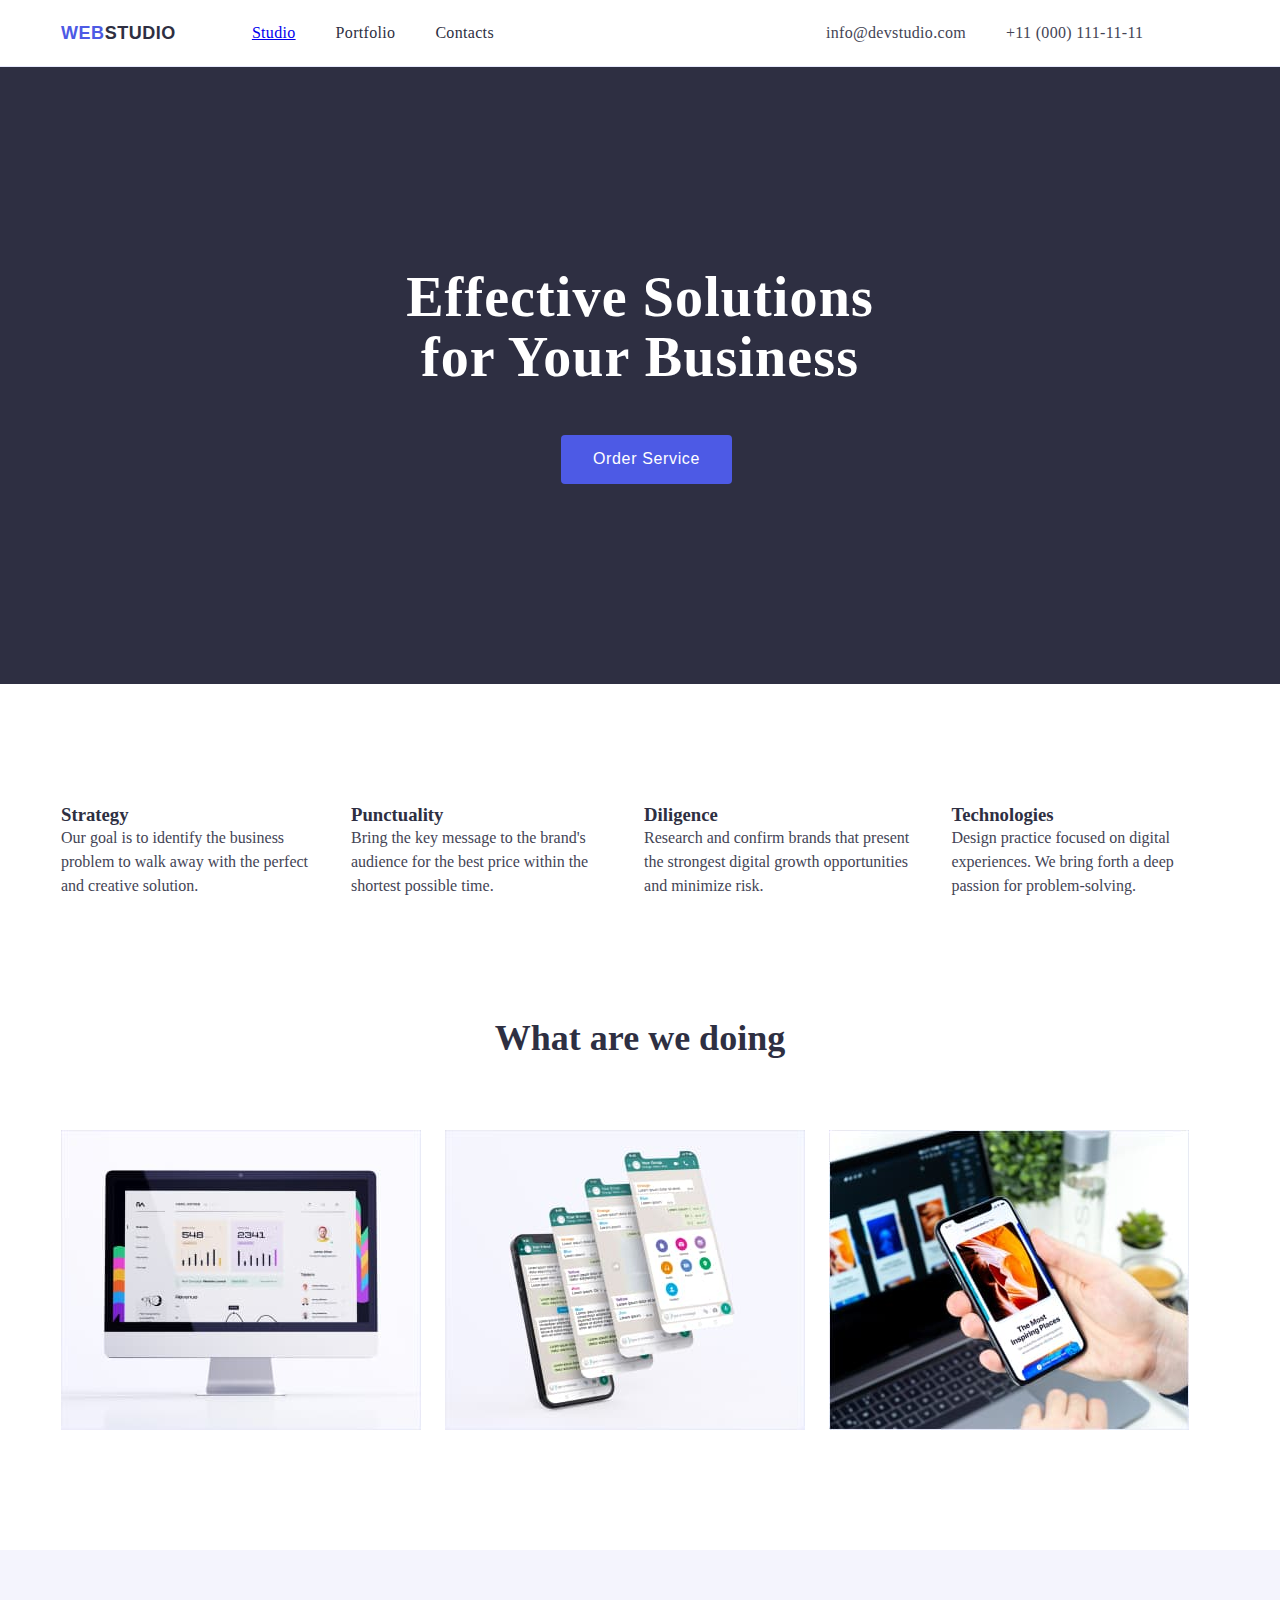
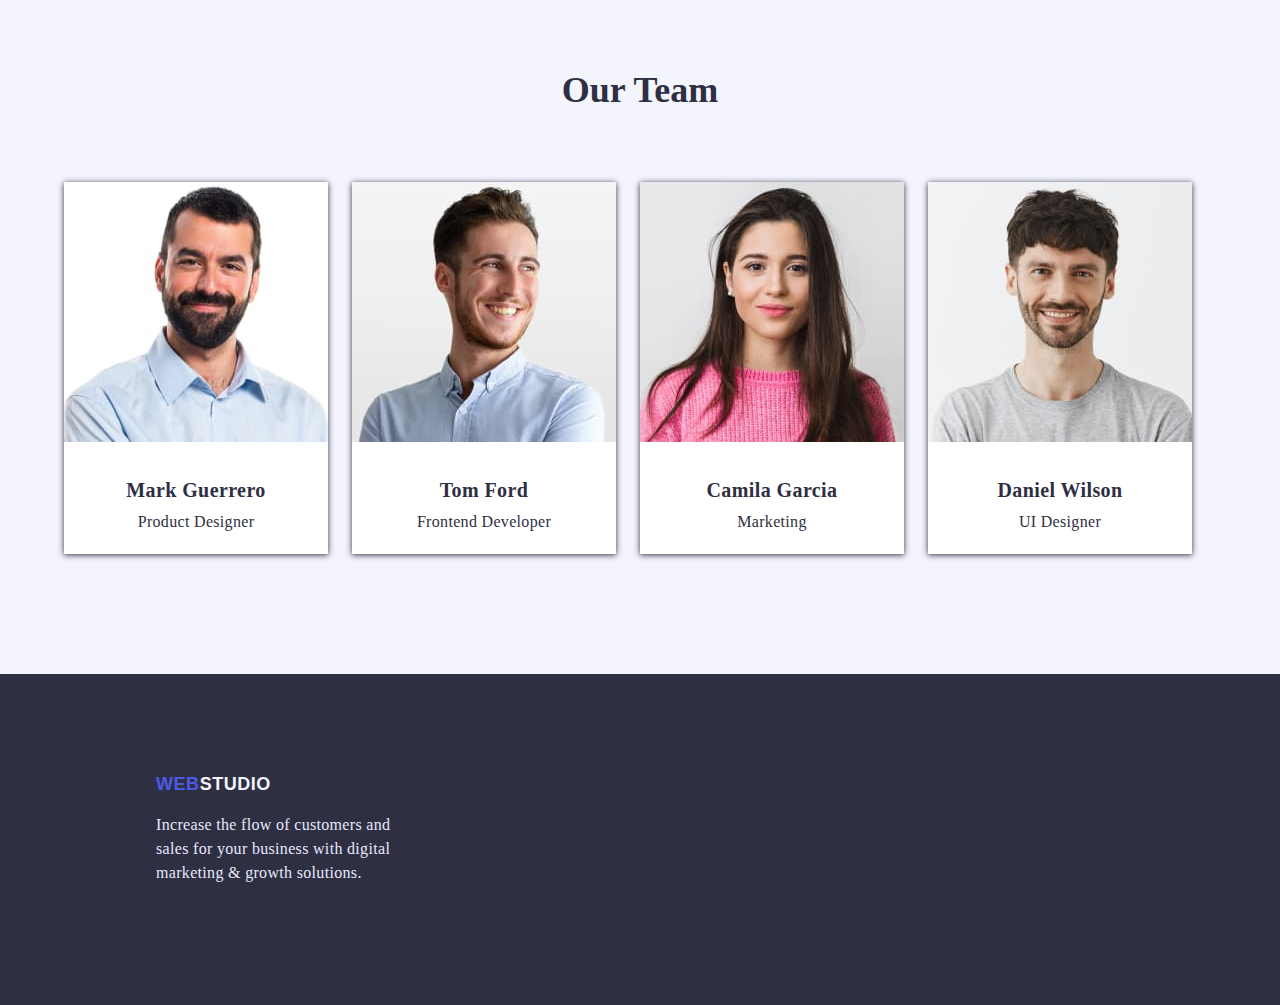
<file: index.html>
<!DOCTYPE html>
<html lang="en">

<head>
    <meta charset="UTF-8">
    <meta http-equiv="X-UA-Compatible" content="IE=edge">
    <meta name="viewport" content="width=device-width, initial-scale=1.0">
    <title>Document</title>
    <link rel="stylesheet" href="./css/styles.css">
</head>

<body class="body">

    <header class="header">
        <div class="container">
            <nav class="header-navigation">
                <a href="./index.html" class="header-logo"><span class="header-logo-web">Web</span> <span
                        class="header-logo-studio">Studio</span></a>
                <ul class="header-list">
                    <li class="header-item">
                        <a class="studio-link" href="./index.html">Studio</a>
                    </li>
                    <li class="header-item">
                        <a class="header-link " href="portfolio.html">Portfolio</a>
                    </li>
                    <li class="header-item">
                        <a class="header-link" href="">Contacts</a>
                    </li>
                </ul>
                <address class="address">
                    <ul class="address-list">
                        <li class="header-mail"><a class="header-mail-link"
                                href="mailto:info@devstudio.com">info@devstudio.com</a></li>
                        <li class="header-num"><a class="header-num-link" href="tel:+110001111111">+11 (000) 111-11-11</a>
                        </li>
                    </ul>
                </address>
            </nav>
        </div>
    </header>

    <main>

        <div class="section">
            <section class="section-main">
                
                <div class="container">
                <h1 class="effective-solutions">Effective Solutions
                    for Your Business</h1>
               
                <button class="main-btn" type="button">Order Service</button>
            </div>
            </section>

           
                <section class="section-first">
                    <div class="container">
                    <h2 hidden>features</h2>
                    <ul class="section-first-list">
                        <div class="section-first-strategy">
                            <li>
                                <h3 class="section-first-top">Strategy</h3>
                                <p class="section-first-item">Our goal is to identify the business
                                    problem to walk away with the perfect and creative solution.</p>
                            </li>
                        </div>
                        <div class="section-first-punctuality">
                            <li>
                                <h3 class="section-first-top">Punctuality</h3>
                                <p class="section-first-item">Bring the key message to the brand's audience for the best
                                    price
                                    within the shortest
                                    possible time.</p>
                            </li>
                        </div>
                        <div class="section-first-diligence">
                            <li>
                                <h3 class="section-first-top">Diligence</h3>
                                <p class="section-first-item">Research and confirm brands that present the strongest
                                    digital
                                    growth
                                    opportunities
                                    and minimize risk.</p>
                            </li>
                        </div>
                        <div class="section-first-technologies">
                            <li>
                                <h3 class="section-first-top">Technologies</h3>
                                <p class="section-first-item">Design practice focused on digital experiences. We bring
                                    forth
                                    a
                                    deep
                                    passion for
                                    problem-solving.</p>
                            </li>
                        </div>
                    </ul>
                </div>
                </section>
            


            
                <section class="section-second">
                    <div class="container">
                    <h2 class="section-second-top">What are we doing</h2>
                    <ul class="section-second-list">
                        <li class="section-second-r">
                                <img src="./images/comp.jpg" alt="monitor" width="360" height="300"
                                    class="section-second-monitor">   
                        </li>
                        <li class="section-second-r">
                                <img src="./images/phone.jpg" alt="phone" width="360" height="300"
                                    class="section-second-phone">

                        </li>
                        <li class="section-second-r">
                          
                                <img src="./images/phonex.jpg" alt="phonex" width="360" height="300"
                                    class="section-second-phonex">
                        </li>
                    </ul>
                </div>
                </section>
            

            <section class="section-third">
                <h2 class="section-third-top">Our Team</h2>
                <div class="container">
                    <ul class="section-third-list">
                        <li>
                            <div class="section-third-item">
                                <img src="./images/Mark.jpg" alt="Mark Guerrero" width="264" height="260">
                                <h3 class="section-third-names">Mark Guerrero</h3>
                                <p class="section-third-job">Product Designer</p>
                            </div>
                        </li>
                        <li>
                            <div class="section-third-item">
                                <img src="./images/Tom.jpg" alt="Tom Ford" width="264" height="260">
                                <h3 class="section-third-names">Tom Ford</h3>
                                <p class="section-third-job">Frontend Developer</p>
                            </div>
                        </li>
                        <li>
                            <div class="section-third-item">
                                <img src="./images/Camila.jpg" alt="Camila Garcia" width="264" height="260">
                                <h3 class="section-third-names">Camila Garcia</h3>
                                <p class="section-third-job">Marketing</p>
                            </div>
                        </li>
                        <li>
                            <div class="section-third-item">
                                <img src="./images/Daniel.jpg" alt="Daniel Wilson" width="264" height="260">
                                <h3 class="section-third-names">Daniel Wilson</h3>
                                <p class="section-third-job">UI Designer</p>
                            </div>
                        </li>
                    </ul>
                </div>
            </section>
        </div>
        </div>
    </main>
    <footer class="footer">
        <div class="footer-content">
            <a href="./index.html" class="footer-logo"><span class="footer-logo-web">Web</span><span
                    class="footer-logo-studio">Studio</span></a></br>
            <div>
                <p class="footer-paragraph">Increase the flow of customers and sales for your business with digital
                    marketing & growth solutions.
                </p>
            </div>
        </div>
    </footer>

</body>

</html>
</file>
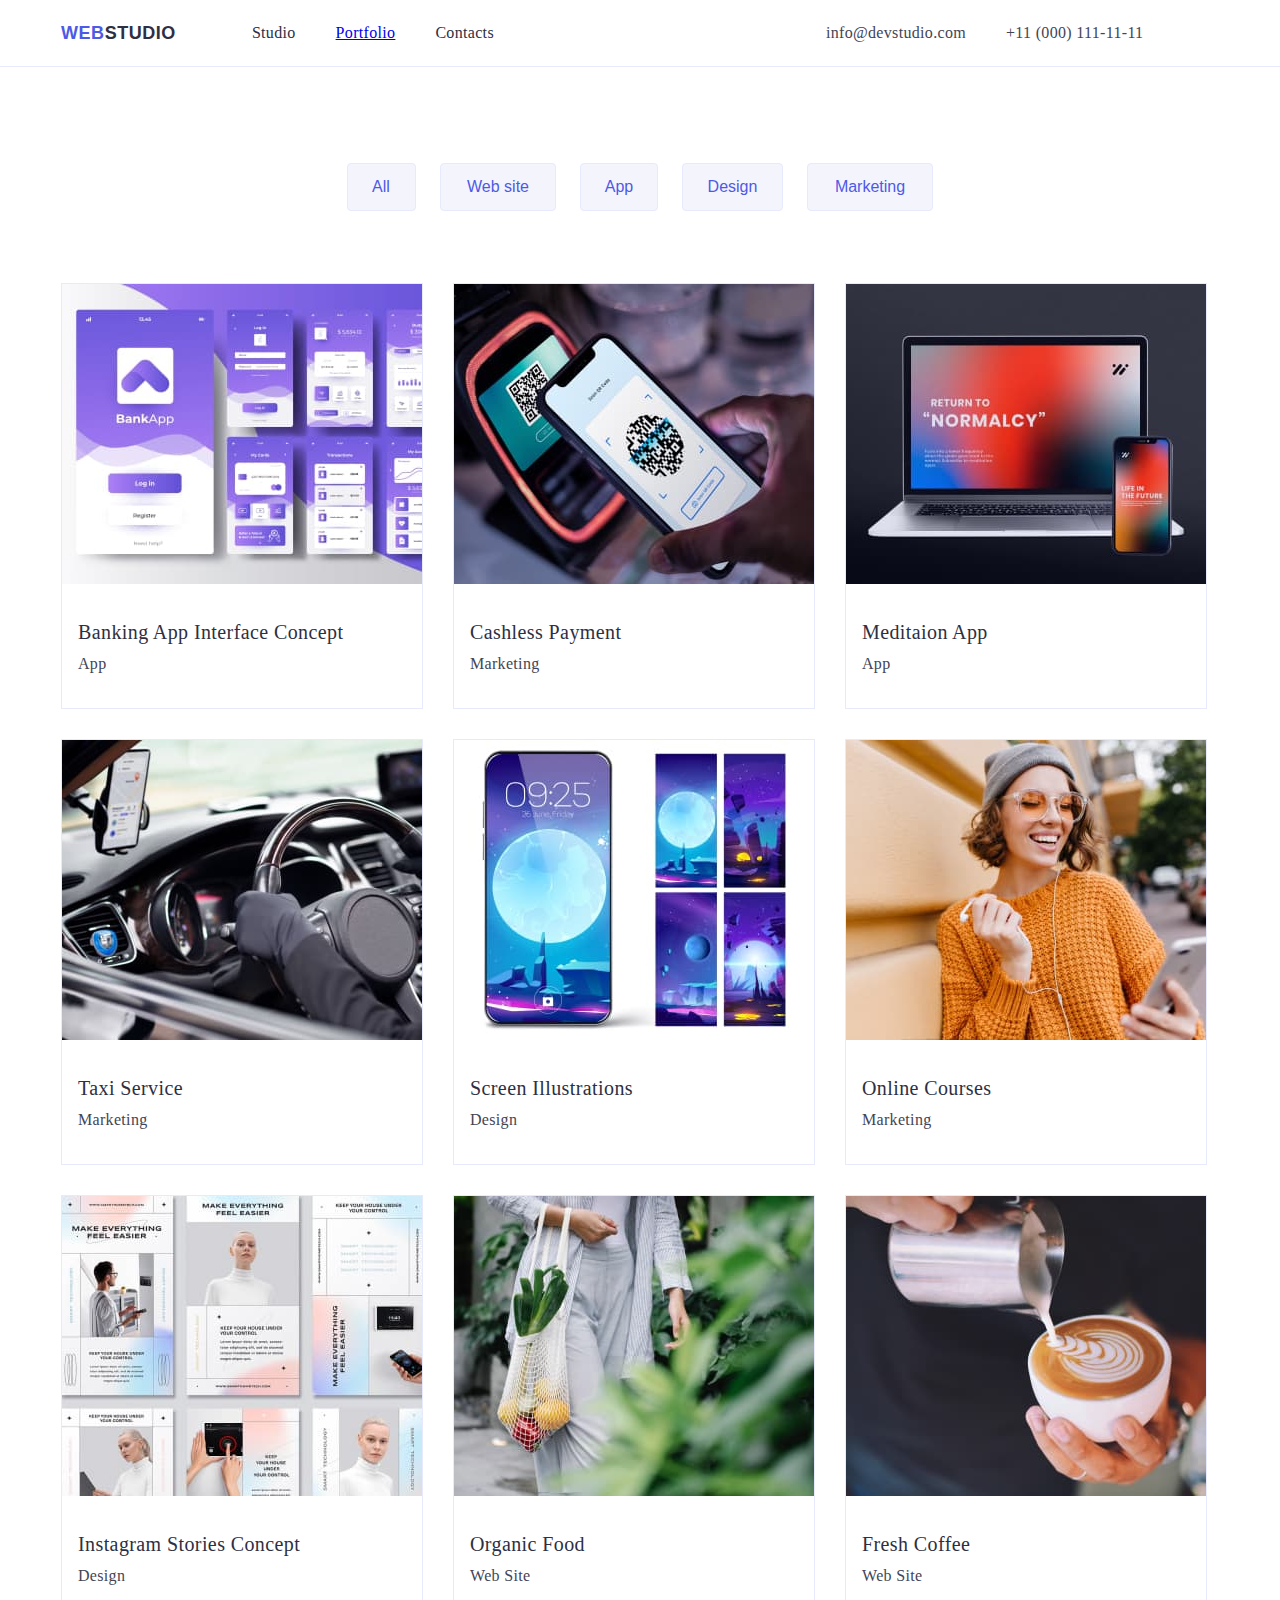
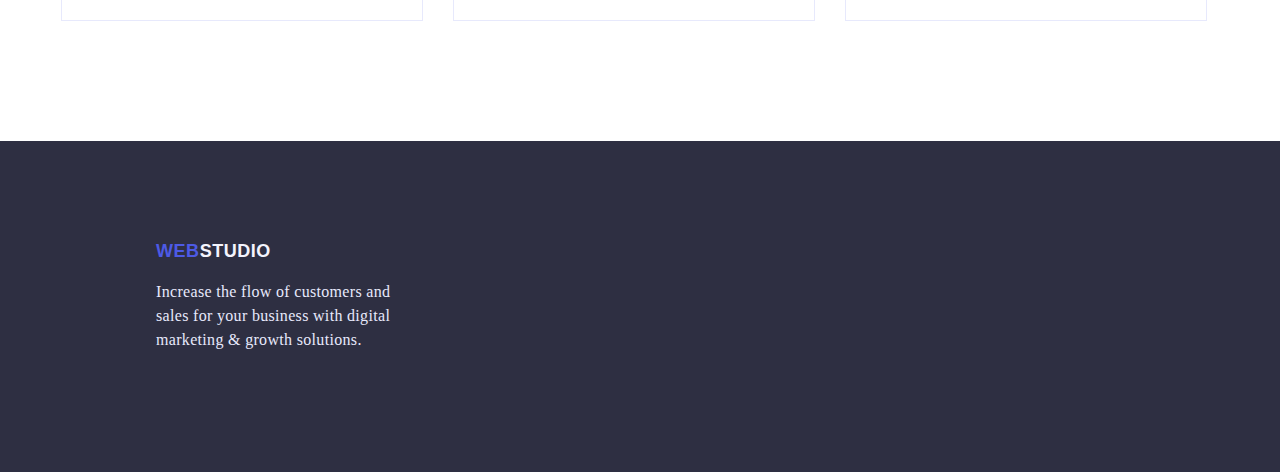
<file: portfolio.html>
<!DOCTYPE html>
<html lang="en">

<head>
  <meta charset="UTF-8" />
  <meta http-equiv="X-UA-Compatible" content="IE=edge" />
  <meta name="viewport" content="width=device-width, initial-scale=1.0" />
  <title>Portfolio</title>

  <link rel="stylesheet" href="./css/styles.css" />
</head>

<body class="body">
  <header class="header">
    <div class="container">
      <nav class="header-navigation">
        <a href="./index.html" class="header-logo"><span class="header-logo-web">Web</span> <span
            class="header-logo-studio">Studio</span></a>
        <ul class="header-list">
          <li class="header-item">
            <a class="header-link" href="./index.html">Studio</a>
          </li>
          <li class="header-item">
            <a class="portfolio-link" href="portfolio.html">Portfolio</a>
          </li>
          <li class="header-item">
            <a class="header-link" href="">Contacts</a>
          </li>
        </ul>
        <address class="address">
          <ul class="address-list">
            <li class="header-mail"><a class="header-mail-link" href="mailto:info@devstudio.com">info@devstudio.com</a>
            </li>
            <li class="header-num"><a class="header-num-link" href="tel:+110001111111">+11 (000) 111-11-11</a>
            </li>
          </ul>

        </address>
      </nav>
    </div>


  </header>
  <main>
    <h1 hidden>features</h1>
    <section class="btn-section">
      <div class="container">
      <ul class="btn-portfolio-list">
        <li>
          <button class="btn-all" type="button"><span class="btn-portfolio-item">All</span></button>
        </li>
        <li>
          <button class="btn-website" type="button"><span class="btn-portfolio-item">Web site</span></button>
        </li>
        <li>
          <button class="btn-app" type="button"><span class="btn-portfolio-item">App</span></button>
        </li>
        <li>
          <button class="btn-design" type="button"><span class="btn-portfolio-item">Design</span></button>
        </li>
        <li>
          <button class="btn-marketing" type="button"><span class="btn-portfolio-item">Marketing</span></button>
        </li>
      </ul>
    </div>
    </section>

    <section>
      <div class="container">
      <ul class="portfolio-photos">
        <li>
          <div class="portfolio-photos-item">
            <img src="./images/bank.jpg" alt="Banking" width="360" height="300">
            <div class="portfolio-photos-content">
              <h3 class="portfolio-top">Banking App Interface Concept</h3>
              <p class="portfolio-paragraph">App</p>
            </div>
          </div>
        </li>
        <li>
          <div class="portfolio-photos-item">
            <img src="./images/cash.jpg" alt="Cashless" width="360" height="300">
            <div class="portfolio-photos-content">
              <h3 class="portfolio-top">Cashless Payment</h3>
              <p class="portfolio-paragraph">Marketing</p>
            </div>
          </div>
        </li>
        <li>
          <div class="portfolio-photos-item">
            <img src="./images/Meditaion.jpg" alt="Meditaion" width="360" height="300">
            <div class="portfolio-photos-content">
              <h3 class="portfolio-top">Meditaion App</h3>
              <p class="portfolio-paragraph">App</p>
            </div>
          </div>
        </li>
        <li>
          <div class="portfolio-photos-item">
            <img src="./images/Taxi.jpg" alt="Taxi" width="360" height="300">
            <div class="portfolio-photos-content">
              <h3 class="portfolio-top">Taxi Service</h3>
              <p class="portfolio-paragraph">Marketing</p>
            </div>
          </div>
        </li>
        <li>
          <div class="portfolio-photos-item">
            <img src="./images/screen.jpg" alt="Screen" width="360" height="300">
            <div class="portfolio-photos-content">
              <h3 class="portfolio-top">Screen Illustrations</h3>
              <p class="portfolio-paragraph">Design</p>
            </div>
          </div>
        </li>
        <li>
          <div class="portfolio-photos-item">
            <img src="./images/courses.jpg" alt="Online courses" width="360" height="300">
            <div class="portfolio-photos-content">
              <h3 class="portfolio-top">Online Courses</h3>
              <p class="portfolio-paragraph">Marketing</p>
            </div>
          </div>
        </li>
        <li>
          <div class="portfolio-photos-item">
            <img src="./images/instagram.jpg" alt="Instagram" width="360" height="300">
            <div class="portfolio-photos-content">
              <h3 class="portfolio-top">Instagram Stories Concept</h3>
              <p class="portfolio-paragraph">Design</p>
            </div>
          </div>
        </li>
        <li>
          <div class="portfolio-photos-item">
            <img src="./images/organic.jpg" alt="Organic food" width="360" height="300">
            <div class="portfolio-photos-content">
              <h3 class="portfolio-top">Organic Food</h3>
              <p class="portfolio-paragraph">Web Site</p>
            </div>
          </div>
        </li>
        <li>
          <div class="portfolio-photos-item">
            <img src="./images/coffee.jpg" alt="Fresh coffee" width="360" height="300">
            <div class="portfolio-photos-content">
              <h3 class="portfolio-top">Fresh Coffee</h3>
              <p class="portfolio-paragraph">Web Site</p>
            </div>
          </div>
        </li>
      </ul>
    </div>
    </section>
  </main>
  <footer class="footer">
    <div class="footer-content">
      <a href="./index.html" class="footer-logo"><span class="footer-logo-web">Web</span><span
          class="footer-logo-studio">Studio</span></a></br>
      <div>
        <p class="footer-paragraph">Increase the flow of customers and sales for your business with digital
          marketing & growth solutions.
        </p>
      </div>
    </div>
  </footer>
</body>

</html>
</file>
<file: css/styles.css>
.body {
    font-family: 'Roboto';
    margin: 0;
    color: #2E2F42;
}

ul {
    list-style: none;
    padding-left: 0;
    margin: 0;
}


p,
h1,
h2,
h3,
h4,
h5,
h6 {
    margin: 0;
}


.container {

    max-width: 1158px;
    padding-left: 15px;
    padding-right: 15px;
    margin: 0 auto;
}

.section {
    padding-left: auto;
}

.header {
    box-sizing: border-box;




    background: #FFFFFF;

    border-bottom: 1px solid #E7E9FC;
}

.header-navigation {
    display: flex;
    align-items: center;
}

.header-list {
    display: flex;
    flex-direction: row;
    align-items: flex-start;

    gap: 40px;



    margin-left: 76px;

    list-style: none;
}

.header-item {
    font-style: normal;
    font-weight: 500;
    font-size: 16px;
    line-height: 24px;


    letter-spacing: 0.02em;
    color: #2E2F42;
}

.header-link {

    font-size: 16px;
    line-height: 24px;

    letter-spacing: 0.02em;

    color: #2E2F42;
    text-decoration: none
}

.header-link:hover {
    color: #404BBF;
    text-decoration: underline var(--nav-color);
}

.studio-link:hover,
.studio-link:active,
.studio-link::after,
.studio-link:visited {
    display: block;
    content: "";
    position: relative;
    color: #404BBF;
    text-decoration: underline var(--nav-color);
}

.portfolio-link:hover,
.portfolio-link:active,
.portfolio-link::after,
.portfolio-link:visited {
    display: block;
    content: "";
    position: relative;
    color: #404BBF;
    text-decoration: underline var(--nav-color);
}

.header-link:focus {
    color: #404BBF;
}

.header-logo {
    font-family: "Raleway", sans-serif;
    font-style: normal;
    font-weight: 800;
    font-size: 18px;
    line-height: 24px;
    display: flex;
    flex-direction: row;
    align-items: flex-start;
    text-transform: uppercase;

    text-decoration: none
}

.header-logo-web {
    font-size: 18px;
    line-height: 24px;
    font-weight: 800;

    letter-spacing: 0.03em;
    text-transform: uppercase;

    color: #4D5AE5;
}

.header-logo-studio {
    font-size: 18px;
    line-height: 24px;
    font-weight: 800;

    letter-spacing: 0.03em;
    text-transform: uppercase;

    color: #2E2F42;
}

.address-list {
    display: flex;
    flex-direction: row;
    align-items: flex-start;
    margin-left: 332px;
    padding-top: 24px;
    padding-bottom: 24px;

    font-style: normal;
}

.header-mail {
    display: flex;
    font-weight: 400;
    font-size: 16px;

    letter-spacing: 0.02em;
    list-style: none;
}

.header-mail-link {


    font-size: 16px;


    letter-spacing: 0.02em;

    color: #434455;
    text-decoration: none
}

.header-mail-link:hover {
    color: #404BBF;
}

.header-num {
    display: flex;
    margin-left: 40px;
    font-weight: 400;
    font-size: 16px;

    letter-spacing: 0.02em;
    list-style: none;
}

.header-num-link {


    font-size: 16px;


    letter-spacing: 0.02em;

    color: #434455;
    text-decoration: none
}

.header-num-link:hover {
    color: #404BBF;
}



.section-main {
    padding-top: 200px;
    padding-bottom: 200px;
    text-align: center;
    background: #2E2F42;
}

.effective-solutions {
    display: block;
    width: 496px;
    height: 120px;

    margin-top: 0;
    margin-bottom: 0;
    margin-right: auto;
    margin-left: auto;

    font-weight: 700;
    font-size: 56px;
    line-height: 60px;
    text-align: center;
    letter-spacing: 0.02em;


    color: #FFFFFF;
}


.main-btn {
    display: flex;
    align-items: center;
    color: #FFFFFF;
    background-color: #4D5AE5;
    cursor: pointer;
    font-weight: 500;
    font-size: 16px;
    line-height: 1.8;
    text-align: center;
    letter-spacing: 0.04em;
    border-radius: 4px;
    padding-left: 32px;
    padding-right: 32px;
    padding-top: 10px;
    padding-bottom: 10px;
    border: 0;
    margin-top: 48px;
    margin-left: 500px;


}

.main-btn:hover {
    background: #404BBF;
}

.section-first {
    padding-top: 120px;
    padding-bottom: 120px;
    list-style: none;

}

.section-first-list {
    display: flex;
    gap: 30px;
    list-style: none;
}



.secrion-first-top .section-first-list {


    font-weight: 700;
    font-size: 14px;
    line-height: 1.14;
    text-transform: uppercase;
    margin-bottom: 10px;
    margin-top: 30px;
}

.section-first-list .section-first-item {

    font-weight: 400;
    font-size: 16px;
    line-height: 24px;

    color: #434455;
}

.section-second {
    padding-bottom: 120px;
}

.section-second-list {
    display: flex;
    margin-top: 72px;
    gap: 24px;
    list-style: none;
}

.section-second-r {
    width: 360px;
    height: 300px;
}

.section-second-top {
    font-weight: 700;
    font-size: 36px;
    line-height: 40px;
    text-align: center;
    color: #2E2F42;
}

.section-third {
    padding-bottom: 120px;
    background: #F4F4FD;
}

.section-third-list {
    display: flex;

    justify-content: center;
    align-items: center;


    margin-top: 72px;
    border-radius: 0px 0px 4px 4px;

    list-style: none;
}

.section-third-top {
    font-weight: 700;
    font-size: 36px;
    line-height: 40px;
    padding-top: 120px;
    text-align: center;
}

.section-third-item {

    padding-bottom: 20px;
    margin-right: 24px;

    background: #FFFFFF;
    box-shadow: 0px 1px 6px;
}

.section-third-names {
    font-size: 20px;
    line-height: 24px;
    margin-top: 32px;
    text-align: center;
    letter-spacing: 0.02em;
}

.section-third-job {
    font-weight: 400;
    font-size: 16px;
    line-height: 24px;
    margin-top: 8px;

    text-align: center;
    letter-spacing: 0.02em;
}

.footer {
    padding-top: 100px;
    padding-bottom: 120px;
    padding-left: 156px;
    background: #2E2F42;
}

.footer-logo {
    display: flex;
    font-family: "Raleway", sans-serif;
    font-weight: 800;

    text-decoration: none
}



.footer-paragraph {

    display: flex;
    max-width: 264px;
    font-weight: 400;
    font-size: 16px;
    line-height: 24px;

    letter-spacing: 0.02em;

    color: #E7E9FC;
}


.footer-logo-web {
    font-size: 18px;
    line-height: 21px;


    text-transform: uppercase;
    letter-spacing: 0.03em;

    color: #4D5AE5;
}

.footer-logo-studio {
    font-size: 18px;
    line-height: 21px;


    letter-spacing: 0.03em;
    text-transform: uppercase;
    color: #F4F4FD;
}

.btn-section {
    padding-top: 96px;



}

.btn-portfolio-list {
    display: flex;
    margin-bottom: 72px;
    gap: 24px;
    -webkit-box-pack: center;
    -ms-flex-pack: center;
    justify-content: center;
    list-style: none;
}

.btn-portfolio-item {
    font-weight: 500;
    font-size: 16px;
    line-height: 24px;
    color: #4D5AE5;
}

.btn-portfolio-item:focus,
.btn-portfolio-item:hover {
    color: #FFFFFF;
}

.btn-all {
    display: flex;
    flex-direction: row;
    align-items: flex-start;
    padding: 12px 24px;
    align-items: center;
    width: 69px;
    height: 48px;
    background: #F4F4FD;
    border: 1px solid #E7E9FC;
    border-radius: 4px;
}

.btn-all:hover {
    background-color: #404BBF;

}

.btn-website {
    box-sizing: border-box;

    display: flex;
    flex-direction: row;
    justify-content: center;
    align-items: center;
    padding: 12px 24px;
    width: 116px;
    height: 48px;

    background: #F4F4FD;
    border: 1px solid #E7E9FC;
    border-radius: 4px;
}

.btn-website:hover {
    background-color: #404BBF;
}

.btn-app {
    box-sizing: border-box;

    display: flex;
    flex-direction: row;
    justify-content: center;
    align-items: center;
    padding: 12px 24px;
    width: 78px;
    height: 48px;

    background: #F4F4FD;
    border: 1px solid #E7E9FC;
    border-radius: 4px;
}

.btn-app:hover {
    background-color: #404BBF;
}

.btn-design {
    box-sizing: border-box;

    display: flex;
    flex-direction: row;
    justify-content: center;
    align-items: center;
    padding: 12px 24px;
    width: 101px;
    height: 48px;

    background: #F4F4FD;
    border: 1px solid #E7E9FC;
    border-radius: 4px;
}

.btn-design:hover {
    background-color: #404BBF;
}

.btn-marketing {
    box-sizing: border-box;

    display: flex;
    flex-direction: row;
    justify-content: center;
    align-items: center;
    padding: 12px 24px;
    width: 126px;
    height: 48px;

    background: #F4F4FD;
    border: 1px solid #E7E9FC;
    border-radius: 4px;
}

.btn-marketing:hover {
    background-color: #404BBF;
}

.portfolio-photos {

    box-sizing: border-box;
    display: flex;

    padding-bottom: 120px;
    gap: 30px;

    background: #FFFFFF;
    list-style: none;
    flex-wrap: wrap;
}

.portfolio-photos-item {
    align-items: center;


    background: #FFFFFF;
    border: 1px solid #E7E9FC;
}

.portfolio-photos-content {
    padding: 32px 16px 32px 16px;
}

.portfolio-top {
    font-weight: 500;
    font-size: 20px;
    line-height: 24px;

    letter-spacing: 0.02em;

    color: #2E2F42;
}

.portfolio-paragraph {
    font-weight: 400;
    font-size: 16px;
    line-height: 24px;
    margin-top: 8px;
    letter-spacing: 0.02em;

    color: #434455;
}

.footer-portfolio {
    display: flex;
    padding-bottom: 120px;
    padding-left: 156px;

    background: #2E2F42;
}
</file>
